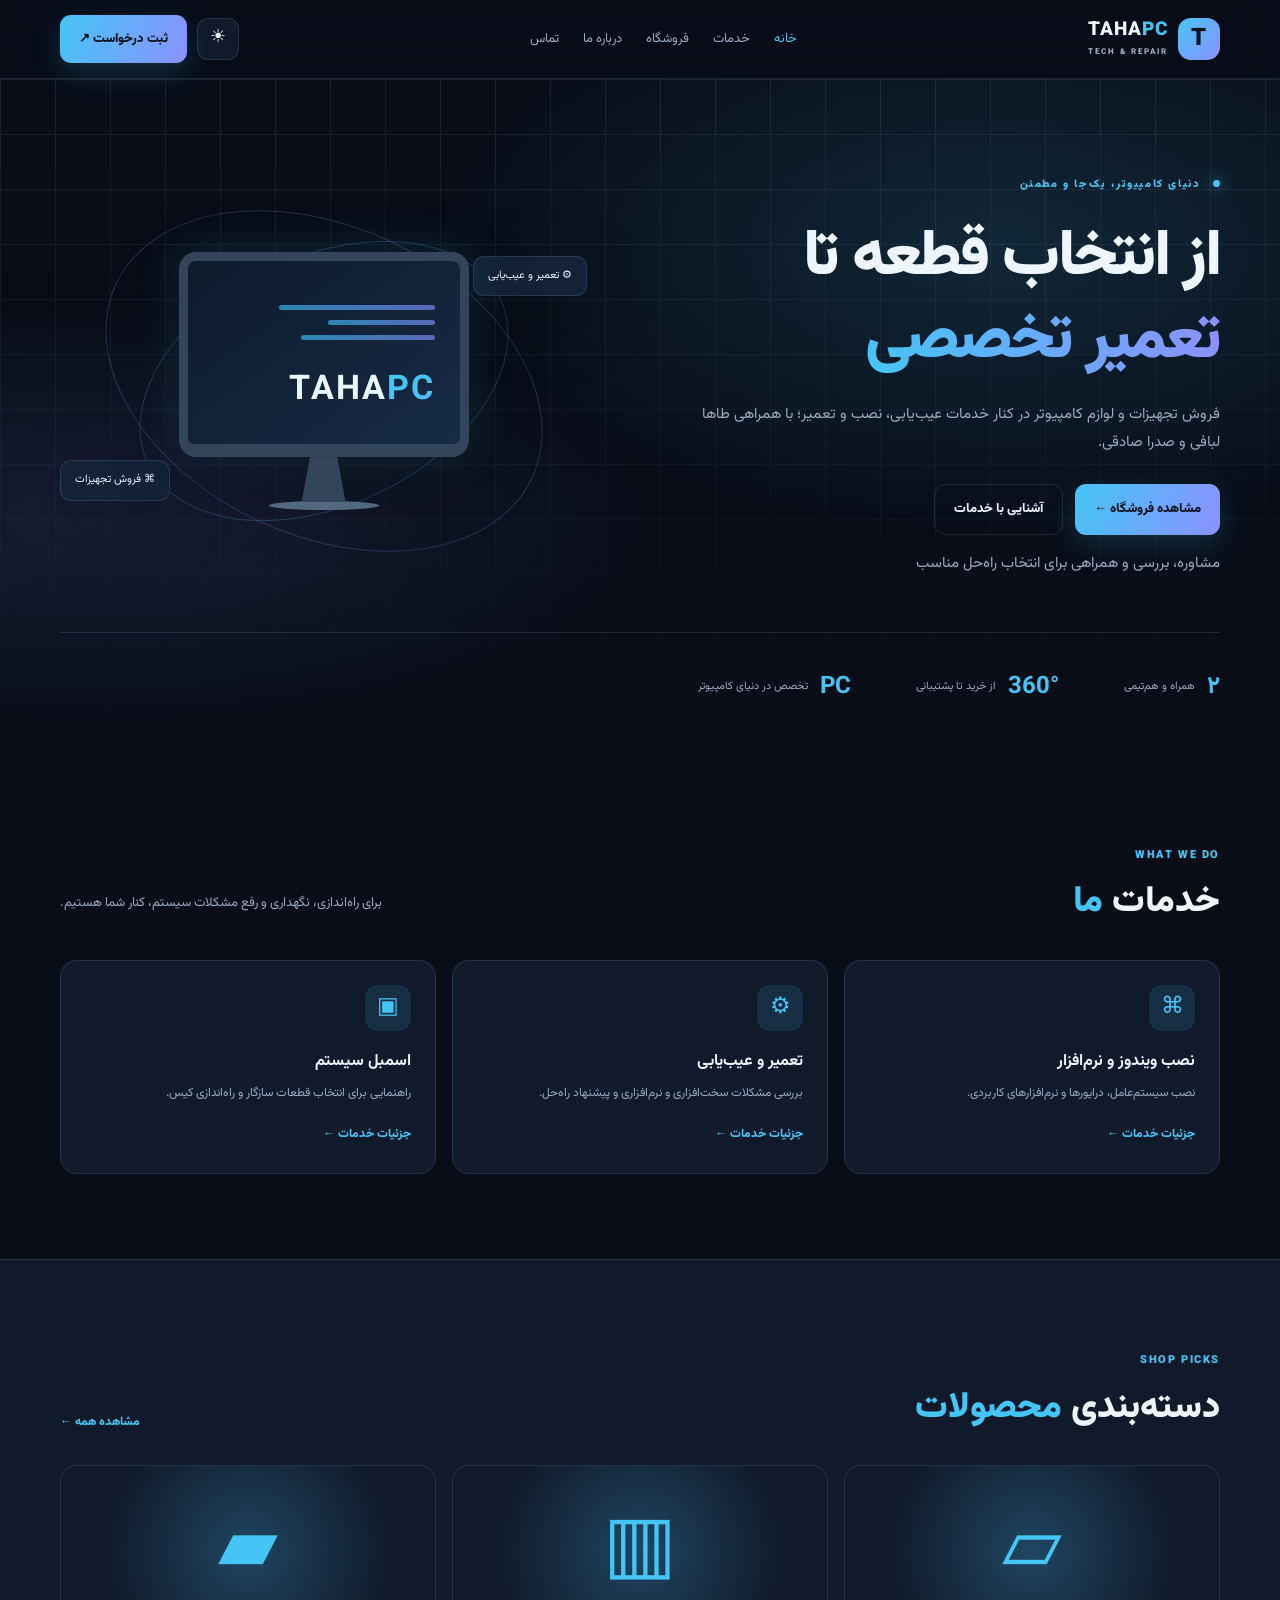
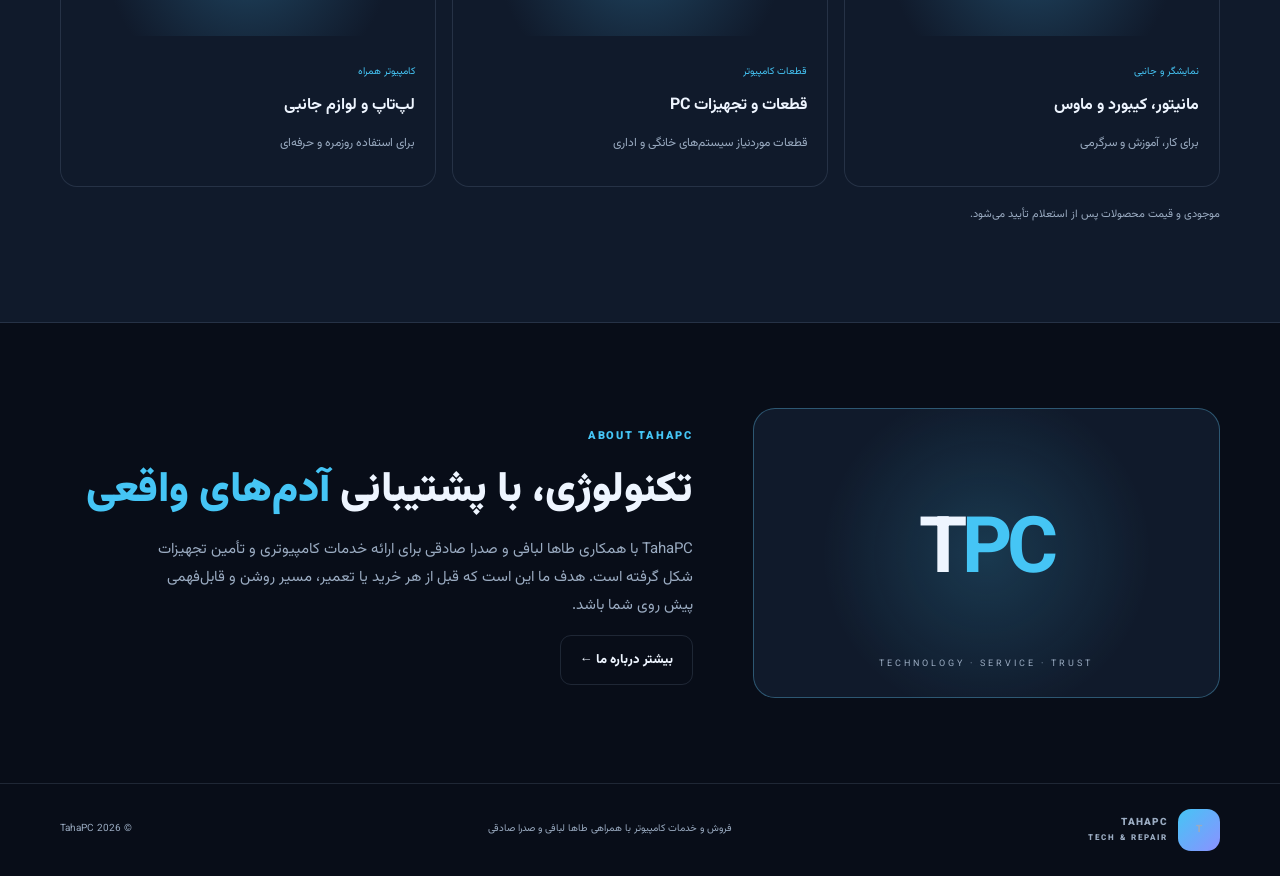
<file: index.html>
<!doctype html><html lang="fa" dir="rtl"><head><meta charset="utf-8"><meta name="viewport" content="width=device-width, initial-scale=1"><meta name="description" content="TahaPC؛ فروش تجهیزات کامپیوتر، عیب‌یابی و تعمیرات تخصصی کامپیوتر و لپ‌تاپ."><meta name="theme-color" content="#080d18"><title>فروش و تعمیرات کامپیوتر | TahaPC</title><link rel="preconnect" href="https://fonts.googleapis.com"><link rel="preconnect" href="https://fonts.gstatic.com" crossorigin><link href="https://fonts.googleapis.com/css2?family=Vazirmatn:wght@400;500;600;700;800;900&display=swap" rel="stylesheet"><link rel="stylesheet" href="style.css"><script>try{document.documentElement.dataset.theme=localStorage.getItem('tahapc-theme')||'dark'}catch(e){}</script></head><body><header class="site-header"><div class="container nav-wrap">
<a class="brand" href="index.html"><span class="brand-mark">T</span><span>TAHA<span class="accent">PC</span><small>TECH & REPAIR</small></span></a>
<button class="menu-toggle" aria-label="باز کردن منو" aria-expanded="false">☰</button><nav class="nav-links"><a class="active" href="index.html">خانه</a><a class="" href="services.html">خدمات</a><a class="" href="shop.html">فروشگاه</a><a class="" href="about.html">درباره ما</a><a class="" href="contact.html">تماس</a></nav>
<div class="nav-actions"><button class="theme-toggle" aria-label="تغییر تم">☀</button><a class="nav-cta" href="contact.html">ثبت درخواست ↗</a></div>
</div></header><main><section class="hero"><div class="container hero-grid"><div class="hero-copy"><span class="eyebrow"><i></i> دنیای کامپیوتر، یک‌جا و مطمئن</span><h1>از انتخاب قطعه تا<br><span class="gradient-text">تعمیر تخصصی</span></h1><p>فروش تجهیزات و لوازم کامپیوتر در کنار خدمات عیب‌یابی، نصب و تعمیر؛ با همراهی طاها لبافی و صدرا صادقی.</p><div class="hero-actions"><a class="btn btn-primary" href="shop.html">مشاهده فروشگاه ←</a><a class="btn btn-outline" href="services.html">آشنایی با خدمات</a></div><p class="muted-copy">مشاوره، بررسی و همراهی برای انتخاب راه‌حل مناسب</p></div><div class="hero-art"><div class="orbit one"></div><div class="orbit two"></div><div class="monitor"><div class="monitor-screen"><i></i><i></i><i></i><b>TAHA<span>PC</span></b></div><div class="monitor-stand"></div><div class="monitor-base"></div></div><div class="float-chip chip-a">⚙ تعمیر و عیب‌یابی</div><div class="float-chip chip-b">⌘ فروش تجهیزات</div></div></div><div class="container stats"><div><strong>۲</strong><span>همراه و هم‌تیمی</span></div><div><strong>360°</strong><span>از خرید تا پشتیبانی</span></div><div><strong>PC</strong><span>تخصص در دنیای کامپیوتر</span></div></div></section>
<section class="section"><div class="container"><div class="section-heading"><div><span class="eyebrow">WHAT WE DO</span><h2>خدمات <span class="accent">ما</span></h2></div><p>برای راه‌اندازی، نگهداری و رفع مشکلات سیستم، کنار شما هستیم.</p></div><div class="grid-3">
<article class="card"><span class="service-icon">⌘</span><h3>نصب ویندوز و نرم‌افزار</h3><p>نصب سیستم‌عامل، درایورها و نرم‌افزارهای کاربردی.</p><a class="text-link" href="services.html">جزئیات خدمات ←</a></article>
<article class="card"><span class="service-icon">⚙</span><h3>تعمیر و عیب‌یابی</h3><p>بررسی مشکلات سخت‌افزاری و نرم‌افزاری و پیشنهاد راه‌حل.</p><a class="text-link" href="services.html">جزئیات خدمات ←</a></article>
<article class="card"><span class="service-icon">▣</span><h3>اسمبل سیستم</h3><p>راهنمایی برای انتخاب قطعات سازگار و راه‌اندازی کیس.</p><a class="text-link" href="services.html">جزئیات خدمات ←</a></article></div></div></section>
<section class="section dark-band"><div class="container"><div class="section-heading"><div><span class="eyebrow">SHOP PICKS</span><h2>دسته‌بندی <span class="accent">محصولات</span></h2></div><a class="text-link" href="shop.html">مشاهده همه ←</a></div><div class="grid-3"><article class="product-card"><div class="product-art">▱</div><div class="product-info"><small>نمایشگر و جانبی</small><h3>مانیتور، کیبورد و ماوس</h3><p>برای کار، آموزش و سرگرمی</p></div></article><article class="product-card"><div class="product-art">▥</div><div class="product-info"><small>قطعات کامپیوتر</small><h3>قطعات و تجهیزات PC</h3><p>قطعات موردنیاز سیستم‌های خانگی و اداری</p></div></article><article class="product-card"><div class="product-art">▰</div><div class="product-info"><small>کامپیوتر همراه</small><h3>لپ‌تاپ و لوازم جانبی</h3><p>برای استفاده روزمره و حرفه‌ای</p></div></article></div><p class="notice">موجودی و قیمت محصولات پس از استعلام تأیید می‌شود.</p></div></section>
<section class="section"><div class="container split"><div class="visual-panel"><strong>T<span>PC</span></strong><small>TECHNOLOGY · SERVICE · TRUST</small></div><div><span class="eyebrow">ABOUT TAHAPC</span><h2 class="page-title">تکنولوژی، با پشتیبانی <span class="accent">آدم‌های واقعی</span></h2><p class="muted-copy">TahaPC با همکاری طاها لبافی و صدرا صادقی برای ارائه خدمات کامپیوتری و تأمین تجهیزات شکل گرفته است. هدف ما این است که قبل از هر خرید یا تعمیر، مسیر روشن و قابل‌فهمی پیش روی شما باشد.</p><a class="btn btn-outline" href="about.html">بیشتر درباره ما ←</a></div></div></section></main><footer class="footer"><div class="container footer-wrap"><a class="brand" href="index.html"><span class="brand-mark">T</span><span>TAHA<span class="accent">PC</span><small>TECH & REPAIR</small></span></a><p>فروش و خدمات کامپیوتر با همراهی طاها لبافی و صدرا صادقی</p><span>© <span data-year></span> TahaPC</span></div></footer><script src="script.js"></script></body></html>
</file>
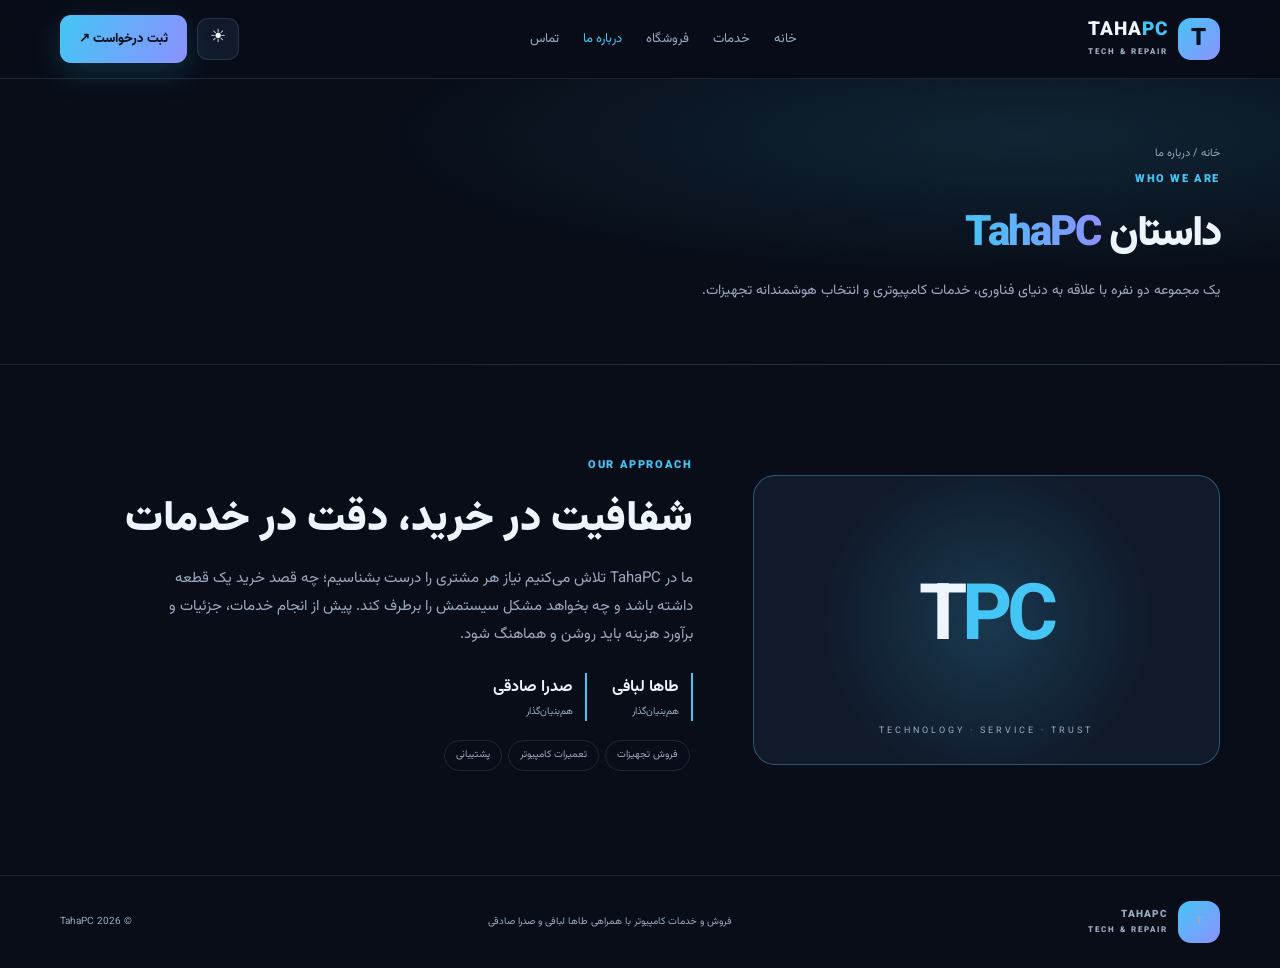
<file: about.html>
<!doctype html><html lang="fa" dir="rtl"><head><meta charset="utf-8"><meta name="viewport" content="width=device-width, initial-scale=1"><meta name="description" content="آشنایی با TahaPC و هم‌بنیان‌گذاران آن طاها لبافی و صدرا صادقی."><meta name="theme-color" content="#080d18"><title>درباره ما | TahaPC</title><link rel="preconnect" href="https://fonts.googleapis.com"><link rel="preconnect" href="https://fonts.gstatic.com" crossorigin><link href="https://fonts.googleapis.com/css2?family=Vazirmatn:wght@400;500;600;700;800;900&display=swap" rel="stylesheet"><link rel="stylesheet" href="style.css"><script>try{document.documentElement.dataset.theme=localStorage.getItem('tahapc-theme')||'dark'}catch(e){}</script></head><body><header class="site-header"><div class="container nav-wrap">
<a class="brand" href="index.html"><span class="brand-mark">T</span><span>TAHA<span class="accent">PC</span><small>TECH & REPAIR</small></span></a>
<button class="menu-toggle" aria-label="باز کردن منو" aria-expanded="false">☰</button><nav class="nav-links"><a class="" href="index.html">خانه</a><a class="" href="services.html">خدمات</a><a class="" href="shop.html">فروشگاه</a><a class="active" href="about.html">درباره ما</a><a class="" href="contact.html">تماس</a></nav>
<div class="nav-actions"><button class="theme-toggle" aria-label="تغییر تم">☀</button><a class="nav-cta" href="contact.html">ثبت درخواست ↗</a></div>
</div></header><main><section class="page-hero"><div class="container"><div class="breadcrumb">خانه / درباره ما</div><span class="eyebrow">WHO WE ARE</span><h1 class="page-title">داستان <span class="gradient-text">TahaPC</span></h1><p>یک مجموعه دو نفره با علاقه به دنیای فناوری، خدمات کامپیوتری و انتخاب هوشمندانه تجهیزات.</p></div></section><section class="section"><div class="container split"><div class="visual-panel"><strong>T<span>PC</span></strong><small>TECHNOLOGY · SERVICE · TRUST</small></div><div><span class="eyebrow">OUR APPROACH</span><h2 class="page-title">شفافیت در خرید، دقت در خدمات</h2><p class="muted-copy">ما در TahaPC تلاش می‌کنیم نیاز هر مشتری را درست بشناسیم؛ چه قصد خرید یک قطعه داشته باشد و چه بخواهد مشکل سیستمش را برطرف کند. پیش از انجام خدمات، جزئیات و برآورد هزینه باید روشن و هماهنگ شود.</p><div class="founders"><div><b>طاها لبافی</b><small>هم‌بنیان‌گذار</small></div><div><b>صدرا صادقی</b><small>هم‌بنیان‌گذار</small></div></div><p><span class="tag">فروش تجهیزات</span><span class="tag">تعمیرات کامپیوتر</span><span class="tag">پشتیبانی</span></p></div></div></section></main><footer class="footer"><div class="container footer-wrap"><a class="brand" href="index.html"><span class="brand-mark">T</span><span>TAHA<span class="accent">PC</span><small>TECH & REPAIR</small></span></a><p>فروش و خدمات کامپیوتر با همراهی طاها لبافی و صدرا صادقی</p><span>© <span data-year></span> TahaPC</span></div></footer><script src="script.js"></script></body></html>
</file>
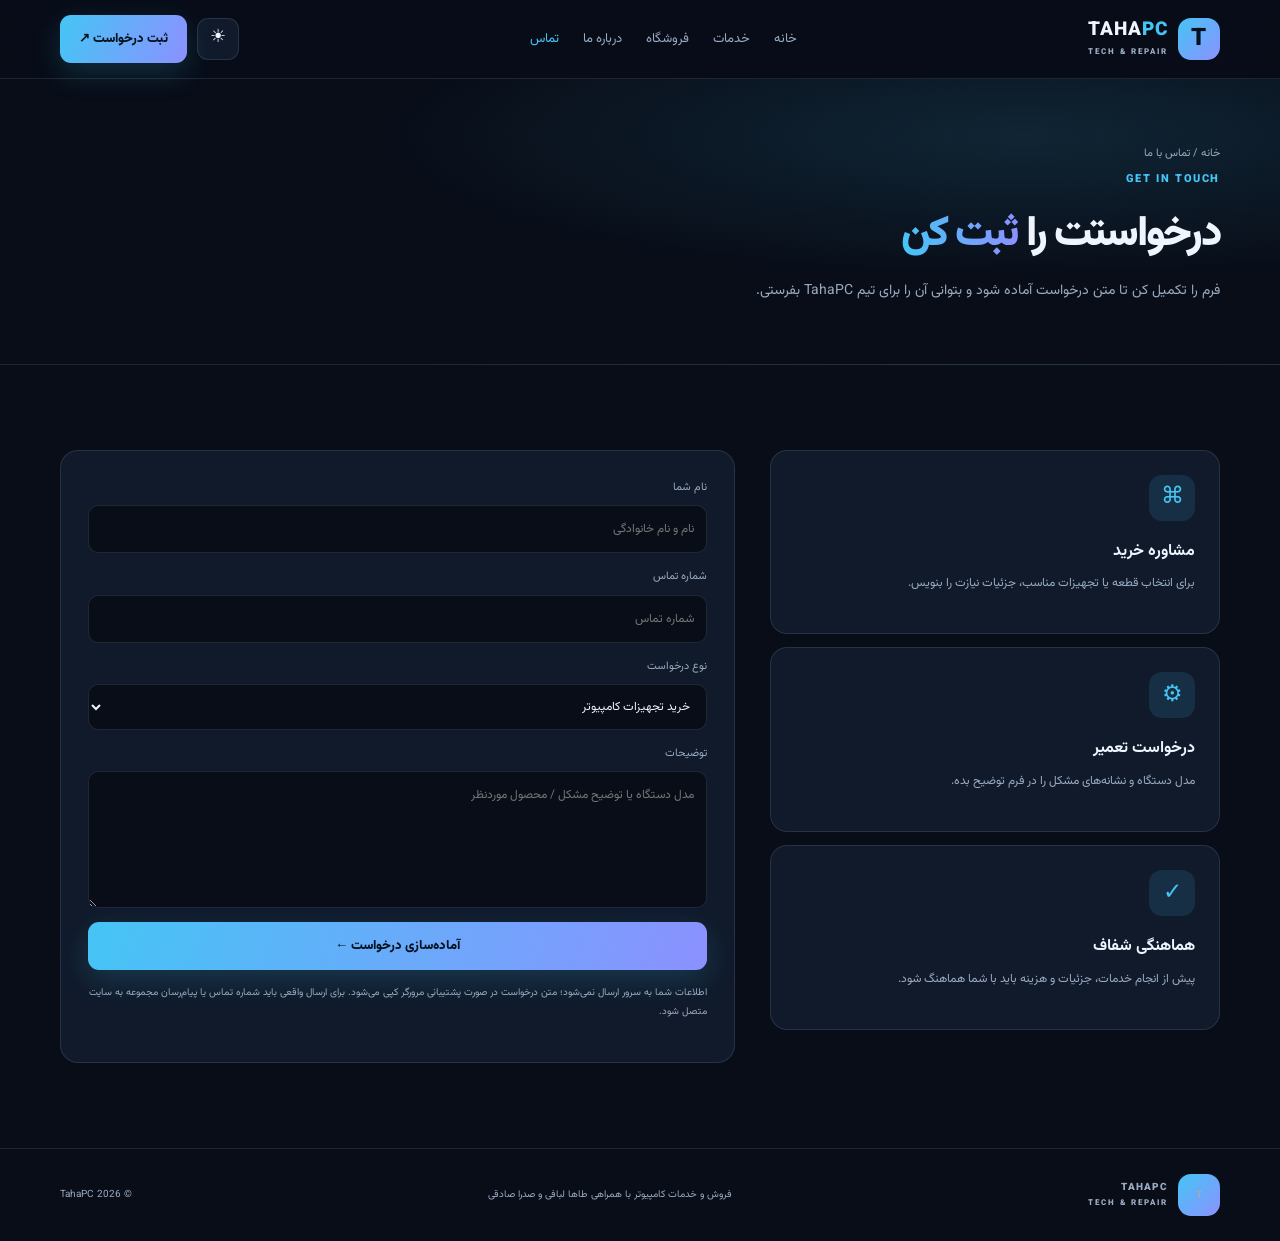
<file: contact.html>
<!doctype html><html lang="fa" dir="rtl"><head><meta charset="utf-8"><meta name="viewport" content="width=device-width, initial-scale=1"><meta name="description" content="ثبت درخواست خرید یا تعمیرات کامپیوتر در TahaPC."><meta name="theme-color" content="#080d18"><title>تماس با ما | TahaPC</title><link rel="preconnect" href="https://fonts.googleapis.com"><link rel="preconnect" href="https://fonts.gstatic.com" crossorigin><link href="https://fonts.googleapis.com/css2?family=Vazirmatn:wght@400;500;600;700;800;900&display=swap" rel="stylesheet"><link rel="stylesheet" href="style.css"><script>try{document.documentElement.dataset.theme=localStorage.getItem('tahapc-theme')||'dark'}catch(e){}</script></head><body><header class="site-header"><div class="container nav-wrap">
<a class="brand" href="index.html"><span class="brand-mark">T</span><span>TAHA<span class="accent">PC</span><small>TECH & REPAIR</small></span></a>
<button class="menu-toggle" aria-label="باز کردن منو" aria-expanded="false">☰</button><nav class="nav-links"><a class="" href="index.html">خانه</a><a class="" href="services.html">خدمات</a><a class="" href="shop.html">فروشگاه</a><a class="" href="about.html">درباره ما</a><a class="active" href="contact.html">تماس</a></nav>
<div class="nav-actions"><button class="theme-toggle" aria-label="تغییر تم">☀</button><a class="nav-cta" href="contact.html">ثبت درخواست ↗</a></div>
</div></header><main><section class="page-hero"><div class="container"><div class="breadcrumb">خانه / تماس با ما</div><span class="eyebrow">GET IN TOUCH</span><h1 class="page-title">درخواستت را <span class="gradient-text">ثبت کن</span></h1><p>فرم را تکمیل کن تا متن درخواست آماده شود و بتوانی آن را برای تیم TahaPC بفرستی.</p></div></section><section class="section"><div class="container contact-layout"><aside class="contact-info"><div class="card"><span class="service-icon">⌘</span><h3>مشاوره خرید</h3><p>برای انتخاب قطعه یا تجهیزات مناسب، جزئیات نیازت را بنویس.</p></div><div class="card"><span class="service-icon">⚙</span><h3>درخواست تعمیر</h3><p>مدل دستگاه و نشانه‌های مشکل را در فرم توضیح بده.</p></div><div class="card"><span class="service-icon">✓</span><h3>هماهنگی شفاف</h3><p>پیش از انجام خدمات، جزئیات و هزینه باید با شما هماهنگ شود.</p></div></aside><form class="contact-form" id="requestForm"><label>نام شما<input name="name" required placeholder="نام و نام خانوادگی"></label><label>شماره تماس<input name="phone" required inputmode="tel" placeholder="شماره تماس"></label><label>نوع درخواست<select name="type"><option>خرید تجهیزات کامپیوتر</option><option>تعمیر و عیب‌یابی</option><option>نصب ویندوز و نرم‌افزار</option><option>اسمبل سیستم</option><option>شبکه و اینترنت</option><option>سایر موارد</option></select></label><label>توضیحات<textarea name="details" rows="5" placeholder="مدل دستگاه یا توضیح مشکل / محصول موردنظر"></textarea></label><button class="btn btn-primary submit-btn" type="submit">آماده‌سازی درخواست ←</button><small class="form-hint">اطلاعات شما به سرور ارسال نمی‌شود؛ متن درخواست در صورت پشتیبانی مرورگر کپی می‌شود. برای ارسال واقعی باید شماره تماس یا پیام‌رسان مجموعه به سایت متصل شود.</small><p class="form-status" id="formStatus" role="status"></p></form></div></section></main><footer class="footer"><div class="container footer-wrap"><a class="brand" href="index.html"><span class="brand-mark">T</span><span>TAHA<span class="accent">PC</span><small>TECH & REPAIR</small></span></a><p>فروش و خدمات کامپیوتر با همراهی طاها لبافی و صدرا صادقی</p><span>© <span data-year></span> TahaPC</span></div></footer><script src="script.js"></script></body></html>
</file>
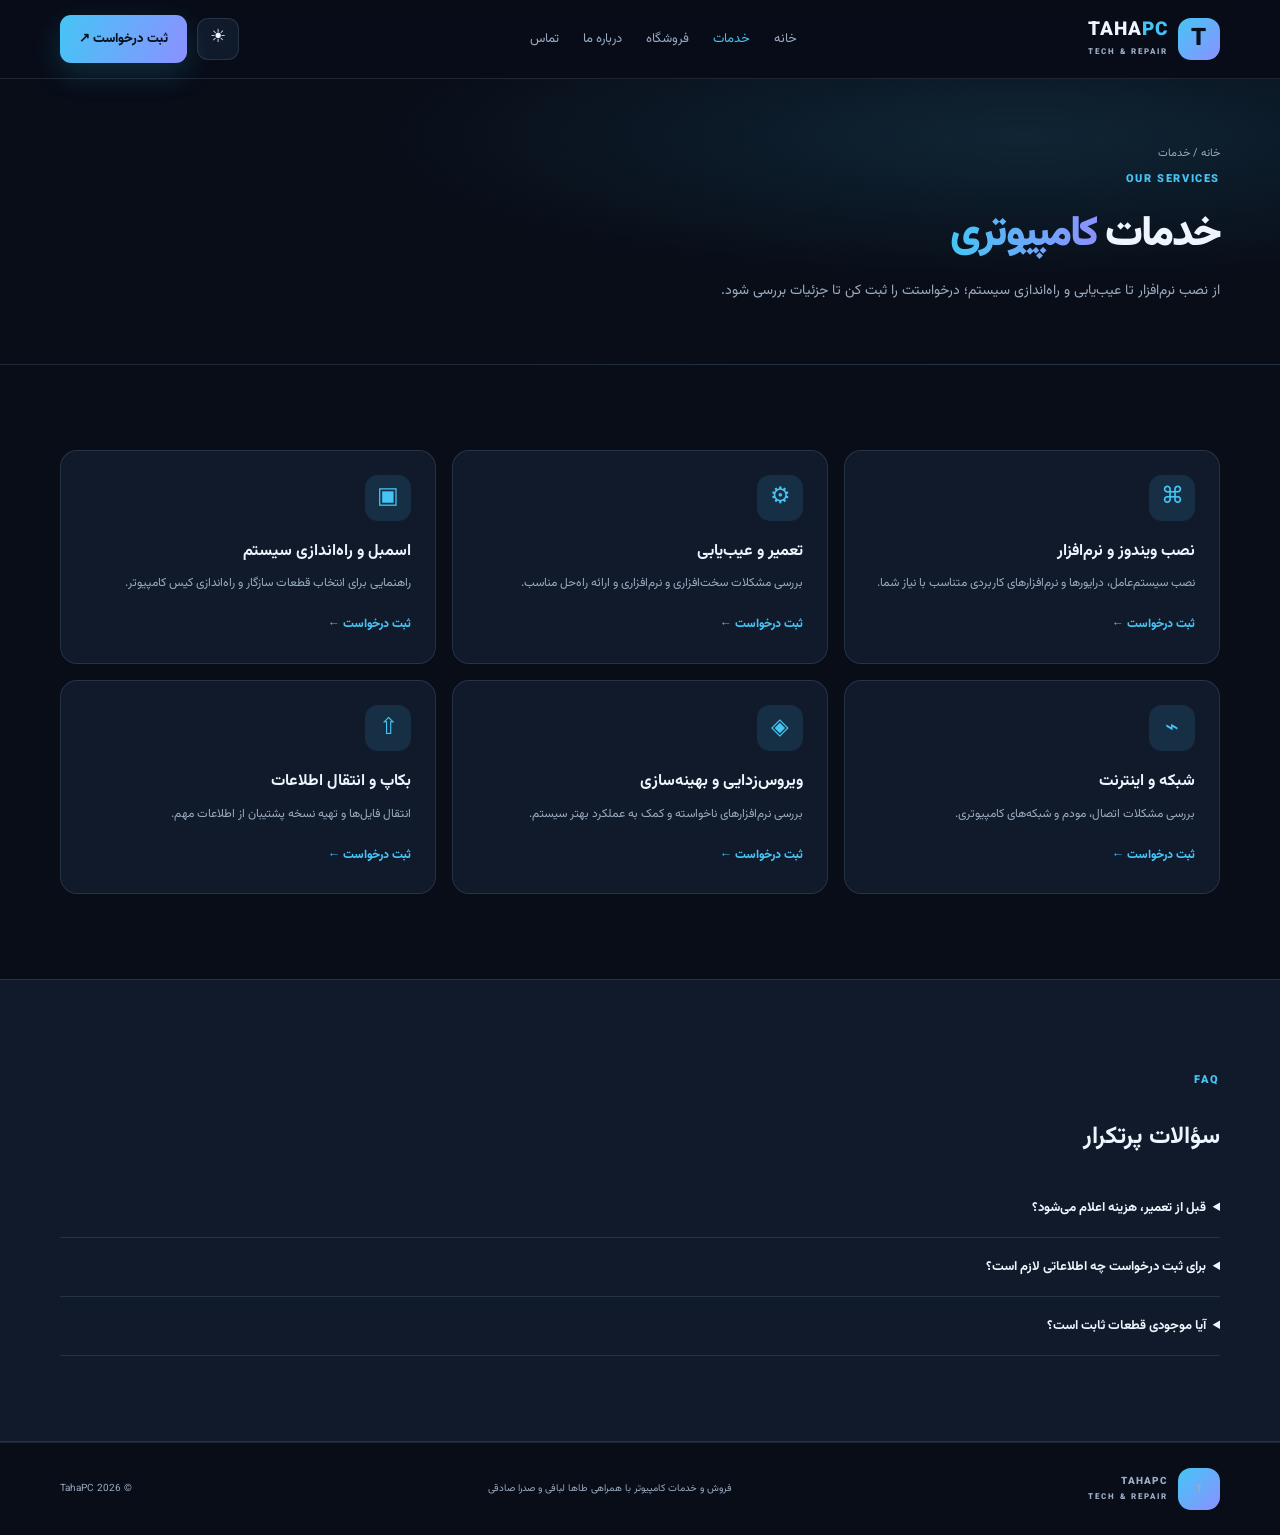
<file: services.html>
<!doctype html><html lang="fa" dir="rtl"><head><meta charset="utf-8"><meta name="viewport" content="width=device-width, initial-scale=1"><meta name="description" content="خدمات نصب ویندوز، تعمیر و عیب‌یابی، اسمبل سیستم و شبکه در TahaPC."><meta name="theme-color" content="#080d18"><title>خدمات کامپیوتری | TahaPC</title><link rel="preconnect" href="https://fonts.googleapis.com"><link rel="preconnect" href="https://fonts.gstatic.com" crossorigin><link href="https://fonts.googleapis.com/css2?family=Vazirmatn:wght@400;500;600;700;800;900&display=swap" rel="stylesheet"><link rel="stylesheet" href="style.css"><script>try{document.documentElement.dataset.theme=localStorage.getItem('tahapc-theme')||'dark'}catch(e){}</script></head><body><header class="site-header"><div class="container nav-wrap">
<a class="brand" href="index.html"><span class="brand-mark">T</span><span>TAHA<span class="accent">PC</span><small>TECH & REPAIR</small></span></a>
<button class="menu-toggle" aria-label="باز کردن منو" aria-expanded="false">☰</button><nav class="nav-links"><a class="" href="index.html">خانه</a><a class="active" href="services.html">خدمات</a><a class="" href="shop.html">فروشگاه</a><a class="" href="about.html">درباره ما</a><a class="" href="contact.html">تماس</a></nav>
<div class="nav-actions"><button class="theme-toggle" aria-label="تغییر تم">☀</button><a class="nav-cta" href="contact.html">ثبت درخواست ↗</a></div>
</div></header><main><section class="page-hero"><div class="container"><div class="breadcrumb">خانه / خدمات</div><span class="eyebrow">OUR SERVICES</span><h1 class="page-title">خدمات <span class="gradient-text">کامپیوتری</span></h1><p>از نصب نرم‌افزار تا عیب‌یابی و راه‌اندازی سیستم؛ درخواستت را ثبت کن تا جزئیات بررسی شود.</p></div></section><section class="section"><div class="container"><div class="grid-3">
<article class="card"><span class="service-icon">⌘</span><h3>نصب ویندوز و نرم‌افزار</h3><p>نصب سیستم‌عامل، درایورها و نرم‌افزارهای کاربردی متناسب با نیاز شما.</p><a class="text-link" href="contact.html">ثبت درخواست ←</a></article><article class="card"><span class="service-icon">⚙</span><h3>تعمیر و عیب‌یابی</h3><p>بررسی مشکلات سخت‌افزاری و نرم‌افزاری و ارائه راه‌حل مناسب.</p><a class="text-link" href="contact.html">ثبت درخواست ←</a></article><article class="card"><span class="service-icon">▣</span><h3>اسمبل و راه‌اندازی سیستم</h3><p>راهنمایی برای انتخاب قطعات سازگار و راه‌اندازی کیس کامپیوتر.</p><a class="text-link" href="contact.html">ثبت درخواست ←</a></article><article class="card"><span class="service-icon">⌁</span><h3>شبکه و اینترنت</h3><p>بررسی مشکلات اتصال، مودم و شبکه‌های کامپیوتری.</p><a class="text-link" href="contact.html">ثبت درخواست ←</a></article><article class="card"><span class="service-icon">◈</span><h3>ویروس‌زدایی و بهینه‌سازی</h3><p>بررسی نرم‌افزارهای ناخواسته و کمک به عملکرد بهتر سیستم.</p><a class="text-link" href="contact.html">ثبت درخواست ←</a></article><article class="card"><span class="service-icon">⇧</span><h3>بکاپ و انتقال اطلاعات</h3><p>انتقال فایل‌ها و تهیه نسخه پشتیبان از اطلاعات مهم.</p><a class="text-link" href="contact.html">ثبت درخواست ←</a></article></div></div></section><section class="section dark-band"><div class="container faq"><span class="eyebrow">FAQ</span><h2>سؤالات پرتکرار</h2><details><summary>قبل از تعمیر، هزینه اعلام می‌شود؟</summary><p>پس از بررسی اولیه، شرح مشکل و برآورد هزینه باید پیش از انجام کار با شما هماهنگ شود.</p></details><details><summary>برای ثبت درخواست چه اطلاعاتی لازم است؟</summary><p>نام، شماره تماس، نوع دستگاه و شرح کوتاهی از مشکل یا خدمت موردنیاز را بنویسید.</p></details><details><summary>آیا موجودی قطعات ثابت است؟</summary><p>خیر؛ موجودی و قیمت قطعات متغیر است و هنگام استعلام تأیید می‌شود.</p></details></div></section></main><footer class="footer"><div class="container footer-wrap"><a class="brand" href="index.html"><span class="brand-mark">T</span><span>TAHA<span class="accent">PC</span><small>TECH & REPAIR</small></span></a><p>فروش و خدمات کامپیوتر با همراهی طاها لبافی و صدرا صادقی</p><span>© <span data-year></span> TahaPC</span></div></footer><script src="script.js"></script></body></html>
</file>
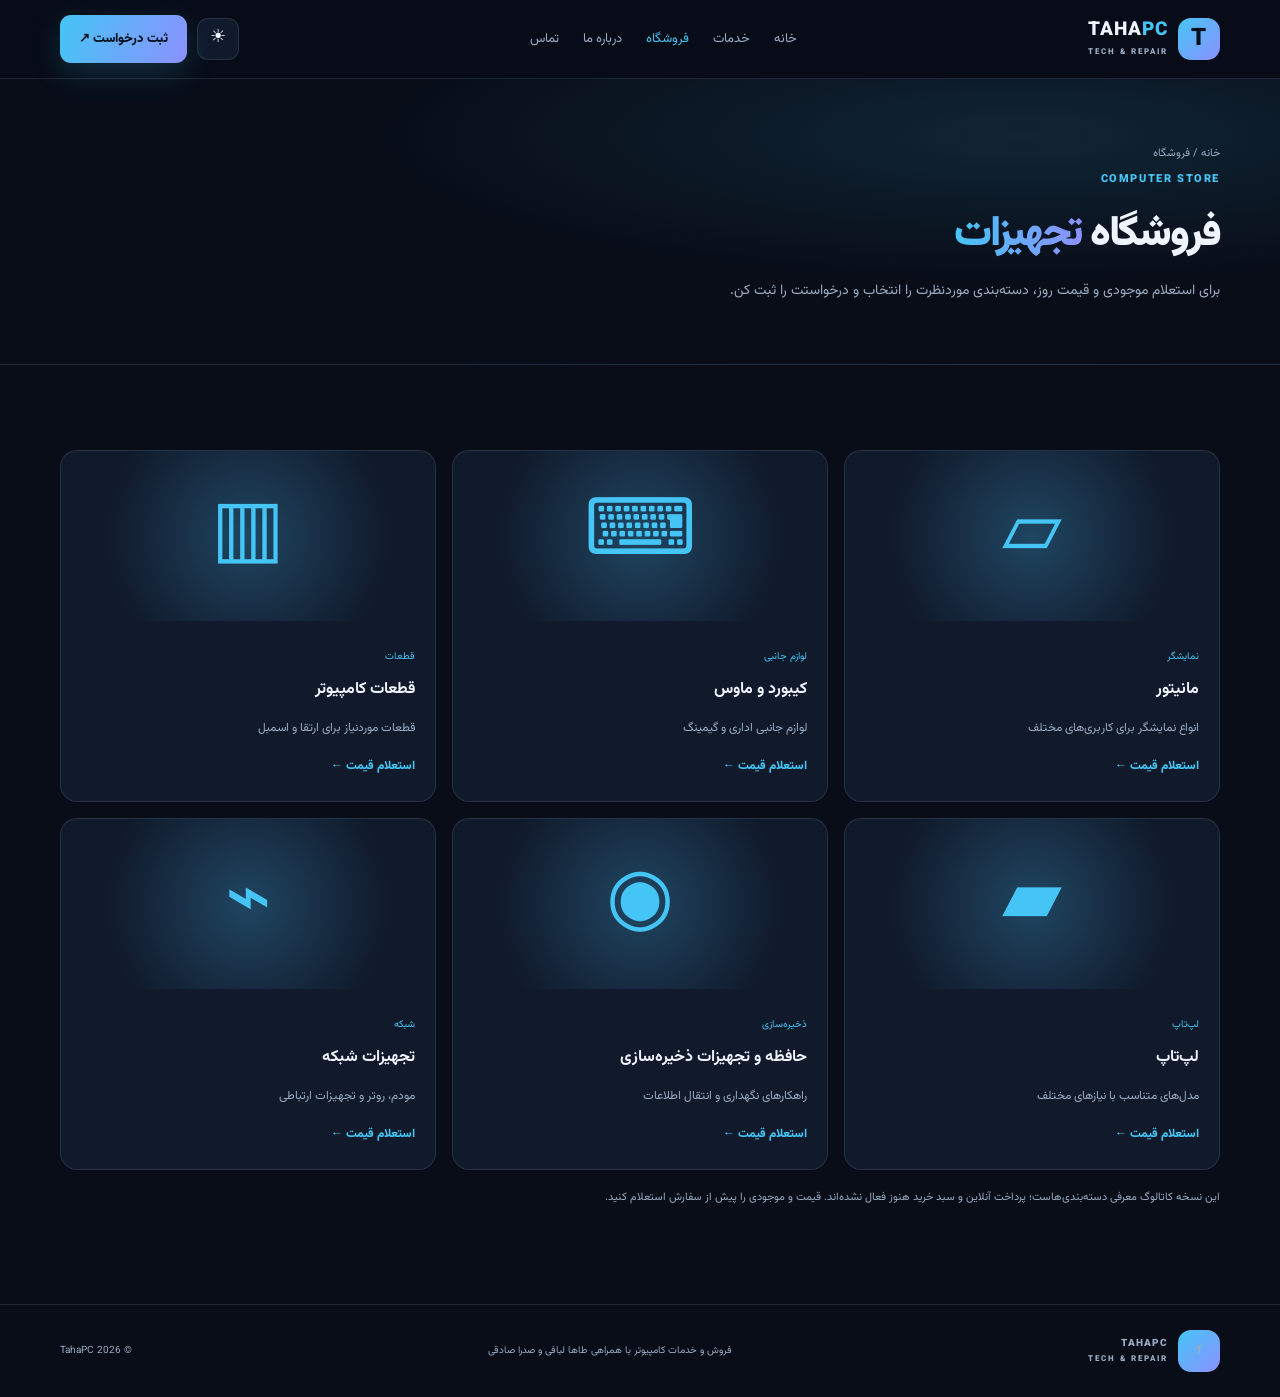
<file: shop.html>
<!doctype html><html lang="fa" dir="rtl"><head><meta charset="utf-8"><meta name="viewport" content="width=device-width, initial-scale=1"><meta name="description" content="کاتالوگ قطعات، تجهیزات کامپیوتر، لپ‌تاپ و لوازم جانبی TahaPC."><meta name="theme-color" content="#080d18"><title>فروشگاه تجهیزات | TahaPC</title><link rel="preconnect" href="https://fonts.googleapis.com"><link rel="preconnect" href="https://fonts.gstatic.com" crossorigin><link href="https://fonts.googleapis.com/css2?family=Vazirmatn:wght@400;500;600;700;800;900&display=swap" rel="stylesheet"><link rel="stylesheet" href="style.css"><script>try{document.documentElement.dataset.theme=localStorage.getItem('tahapc-theme')||'dark'}catch(e){}</script></head><body><header class="site-header"><div class="container nav-wrap">
<a class="brand" href="index.html"><span class="brand-mark">T</span><span>TAHA<span class="accent">PC</span><small>TECH & REPAIR</small></span></a>
<button class="menu-toggle" aria-label="باز کردن منو" aria-expanded="false">☰</button><nav class="nav-links"><a class="" href="index.html">خانه</a><a class="" href="services.html">خدمات</a><a class="active" href="shop.html">فروشگاه</a><a class="" href="about.html">درباره ما</a><a class="" href="contact.html">تماس</a></nav>
<div class="nav-actions"><button class="theme-toggle" aria-label="تغییر تم">☀</button><a class="nav-cta" href="contact.html">ثبت درخواست ↗</a></div>
</div></header><main><section class="page-hero"><div class="container"><div class="breadcrumb">خانه / فروشگاه</div><span class="eyebrow">COMPUTER STORE</span><h1 class="page-title">فروشگاه <span class="gradient-text">تجهیزات</span></h1><p>برای استعلام موجودی و قیمت روز، دسته‌بندی موردنظرت را انتخاب و درخواستت را ثبت کن.</p></div></section><section class="section"><div class="container"><div class="grid-3">
<article class="product-card"><div class="product-art">▱</div><div class="product-info"><small>نمایشگر</small><h3>مانیتور</h3><p>انواع نمایشگر برای کاربری‌های مختلف</p><a class="text-link" href="contact.html">استعلام قیمت ←</a></div></article><article class="product-card"><div class="product-art">⌨</div><div class="product-info"><small>لوازم جانبی</small><h3>کیبورد و ماوس</h3><p>لوازم جانبی اداری و گیمینگ</p><a class="text-link" href="contact.html">استعلام قیمت ←</a></div></article><article class="product-card"><div class="product-art">▥</div><div class="product-info"><small>قطعات</small><h3>قطعات کامپیوتر</h3><p>قطعات موردنیاز برای ارتقا و اسمبل</p><a class="text-link" href="contact.html">استعلام قیمت ←</a></div></article><article class="product-card"><div class="product-art">▰</div><div class="product-info"><small>لپ‌تاپ</small><h3>لپ‌تاپ</h3><p>مدل‌های متناسب با نیازهای مختلف</p><a class="text-link" href="contact.html">استعلام قیمت ←</a></div></article><article class="product-card"><div class="product-art">◉</div><div class="product-info"><small>ذخیره‌سازی</small><h3>حافظه و تجهیزات ذخیره‌سازی</h3><p>راهکارهای نگهداری و انتقال اطلاعات</p><a class="text-link" href="contact.html">استعلام قیمت ←</a></div></article><article class="product-card"><div class="product-art">⌁</div><div class="product-info"><small>شبکه</small><h3>تجهیزات شبکه</h3><p>مودم، روتر و تجهیزات ارتباطی</p><a class="text-link" href="contact.html">استعلام قیمت ←</a></div></article></div><p class="notice">این نسخه کاتالوگ معرفی دسته‌بندی‌هاست؛ پرداخت آنلاین و سبد خرید هنوز فعال نشده‌اند. قیمت و موجودی را پیش از سفارش استعلام کنید.</p></div></section></main><footer class="footer"><div class="container footer-wrap"><a class="brand" href="index.html"><span class="brand-mark">T</span><span>TAHA<span class="accent">PC</span><small>TECH & REPAIR</small></span></a><p>فروش و خدمات کامپیوتر با همراهی طاها لبافی و صدرا صادقی</p><span>© <span data-year></span> TahaPC</span></div></footer><script src="script.js"></script></body></html>
</file>
<file: style.css>
@import url('https://fonts.googleapis.com/css2?family=Vazirmatn:wght@400;500;600;700;800;900&display=swap');
:root{font-family:Vazirmatn,Tahoma,sans-serif;color-scheme:dark;--bg:#080d18;--surface:#101a2b;--surface2:#142238;--text:#eef5ff;--muted:#9aabc1;--line:rgba(160,185,220,.15);--accent:#45c5f5;--accent2:#8b91ff;--shadow:0 22px 70px #0005}
:root[data-theme="light"]{color-scheme:light;--bg:#f4f7fc;--surface:#fff;--surface2:#eaf0f8;--text:#142238;--muted:#61718a;--line:rgba(25,48,80,.13);--accent:#087eae;--accent2:#575bd7;--shadow:0 18px 55px #1b345018}
*{box-sizing:border-box}html{scroll-behavior:smooth;scroll-padding-top:90px}body{margin:0;background:var(--bg);color:var(--text);font-family:inherit;line-height:1.85;transition:background .25s,color .25s}a{color:inherit;text-decoration:none}button,input,select,textarea{font:inherit}.container{width:min(1160px,calc(100% - 40px));margin:auto}.accent{color:var(--accent)}.site-header{position:sticky;top:0;z-index:30;background:color-mix(in srgb,var(--bg) 88%,transparent);backdrop-filter:blur(18px);border-bottom:1px solid var(--line)}.nav-wrap{height:78px;display:flex;align-items:center;justify-content:space-between;gap:20px}.brand{display:flex;align-items:center;gap:10px;font-weight:900;letter-spacing:1px;font-size:19px;line-height:1.1}.brand small{display:block;color:var(--muted);font-size:8px;letter-spacing:2px;margin-top:6px}.brand-mark{display:grid;place-items:center;width:42px;height:42px;border-radius:13px;background:linear-gradient(135deg,var(--accent),var(--accent2));color:#07111e;font-size:24px}.nav-links{display:flex;gap:24px;color:var(--muted);font-size:13px}.nav-links a:hover,.nav-links a.active{color:var(--accent)}.nav-actions{display:flex;align-items:center;gap:10px}.theme-toggle,.menu-toggle{border:1px solid var(--line);background:var(--surface);color:var(--text);border-radius:11px;width:42px;height:42px;cursor:pointer;font-size:18px}.nav-cta,.btn{display:inline-flex;align-items:center;justify-content:center;gap:12px;padding:12px 19px;border-radius:11px;font-size:13px;font-weight:800}.nav-cta,.btn-primary{background:linear-gradient(110deg,var(--accent),var(--accent2));color:#06111e;box-shadow:0 10px 30px color-mix(in srgb,var(--accent) 18%,transparent)}.btn-outline{border:1px solid var(--line);color:var(--text)}.menu-toggle{display:none}.hero{position:relative;overflow:hidden;padding:90px 0 35px;background:radial-gradient(ellipse at 78% 25%,color-mix(in srgb,var(--accent) 14%,transparent),transparent 40%),radial-gradient(ellipse at 8% 65%,color-mix(in srgb,var(--accent2) 12%,transparent),transparent 34%)}.hero:before{content:"";position:absolute;inset:0;opacity:.12;background-image:linear-gradient(var(--muted) 1px,transparent 1px),linear-gradient(90deg,var(--muted) 1px,transparent 1px);background-size:55px 55px;mask-image:linear-gradient(to bottom,black,transparent)}.hero-grid{position:relative;display:grid;grid-template-columns:1.05fr .95fr;align-items:center;gap:50px;min-height:410px}.eyebrow{color:var(--accent);font-size:11px;font-weight:900;letter-spacing:1.6px}.eyebrow i{display:inline-block;width:7px;height:7px;border-radius:50%;background:var(--accent);margin-left:8px;box-shadow:0 0 15px var(--accent)}h1{font-size:clamp(42px,5vw,68px);line-height:1.3;margin:18px 0;font-weight:900;letter-spacing:-2px}.gradient-text{background:linear-gradient(90deg,var(--accent),var(--accent2));-webkit-background-clip:text;background-clip:text;color:transparent}.hero-copy>p,.section-heading>p,.muted-copy{color:var(--muted);max-width:540px;font-size:15px}.hero-actions{display:flex;gap:12px;flex-wrap:wrap;margin-top:28px}.hero-art{height:390px;position:relative;display:grid;place-items:center}.orbit{position:absolute;border:1px solid color-mix(in srgb,var(--accent) 24%,transparent);border-radius:50%;transform:rotate(-25deg)}.orbit.one{width:390px;height:250px}.orbit.two{width:460px;height:310px;transform:rotate(25deg);border-color:color-mix(in srgb,var(--accent2) 24%,transparent)}.monitor{position:relative;z-index:2;width:290px}.monitor-screen{height:205px;border:9px solid #34445b;border-bottom-width:13px;border-radius:17px;background:linear-gradient(145deg,#0d1a2c,#172b46);box-shadow:var(--shadow),0 0 45px color-mix(in srgb,var(--accent) 18%,transparent);padding:34px 25px}.monitor-screen b{display:block;color:#eaf7ff;font-size:34px;letter-spacing:2px;margin-top:20px}.monitor-screen b span{color:#45c5f5}.monitor-screen i{display:block;height:5px;border-radius:5px;background:linear-gradient(90deg,#38bdf8,#818cf8);margin:10px 0;opacity:.65;width:70%}.monitor-screen i:nth-child(2){width:48%}.monitor-screen i:nth-child(3){width:60%}.monitor-stand{width:55px;height:45px;background:#34445b;margin:auto;clip-path:polygon(25% 0,75% 0,90% 100%,10% 100%)}.monitor-base{width:110px;height:9px;border-radius:50%;background:#526780;margin:-1px auto}.float-chip{position:absolute;background:var(--surface2);border:1px solid var(--line);padding:9px 14px;border-radius:11px;font-size:11px;box-shadow:var(--shadow)}.chip-a{right:0;top:70px}.chip-b{left:0;bottom:75px}.stats{position:relative;display:flex;gap:65px;padding:32px 0 10px;border-top:1px solid var(--line);margin-top:40px}.stats div{display:flex;align-items:center;gap:12px}.stats strong{font-size:24px;color:var(--accent)}.stats span{font-size:11px;color:var(--muted)}.section{padding:85px 0}.section-heading{display:flex;align-items:end;justify-content:space-between;gap:25px;margin-bottom:32px}.section-heading h2,.page-title{font-size:36px;line-height:1.4;margin:8px 0 0;font-weight:900}.section-heading>p{max-width:390px;font-size:13px}.grid-3{display:grid;grid-template-columns:repeat(3,1fr);gap:16px}.grid-2{display:grid;grid-template-columns:repeat(2,1fr);gap:18px}.card{background:var(--surface);border:1px solid var(--line);border-radius:17px;padding:24px;transition:.25s}.card:hover,.product-card:hover{transform:translateY(-5px);border-color:color-mix(in srgb,var(--accent) 50%,var(--line))}.service-icon{display:grid;place-items:center;width:46px;height:46px;border-radius:13px;background:color-mix(in srgb,var(--accent) 12%,transparent);color:var(--accent);font-size:23px}.card h3{font-size:16px;margin:16px 0 6px}.card p{font-size:12px;color:var(--muted);margin:0 0 15px}.text-link{color:var(--accent);font-size:12px;font-weight:800}.dark-band{background:var(--surface);border-block:1px solid var(--line)}.product-card{background:var(--surface);border:1px solid var(--line);border-radius:17px;overflow:hidden;transition:.25s}.product-art{height:170px;display:grid;place-items:center;font-size:78px;color:var(--accent);background:radial-gradient(circle at center,color-mix(in srgb,var(--accent) 22%,var(--surface2)),var(--surface) 70%)}.product-info{padding:20px}.product-info small{color:var(--accent);font-size:10px}.product-info h3{margin:5px 0;font-size:16px}.product-info p{font-size:12px;color:var(--muted)}.notice{font-size:11px;color:var(--muted);margin-top:18px}.split{display:grid;grid-template-columns:.85fr 1.15fr;gap:60px;align-items:center}.visual-panel{min-height:290px;border:1px solid color-mix(in srgb,var(--accent) 25%,var(--line));border-radius:22px;background:radial-gradient(circle at center,color-mix(in srgb,var(--accent) 18%,transparent),transparent 60%),var(--surface);display:grid;place-items:center;position:relative;overflow:hidden}.visual-panel strong{font-size:78px;letter-spacing:-5px}.visual-panel strong span{color:var(--accent)}.visual-panel small{position:absolute;bottom:24px;color:var(--muted);font-size:9px;letter-spacing:3px}.founders{display:flex;gap:25px;margin-top:25px}.founders div{border-right:2px solid var(--accent);padding-right:12px}.founders b,.founders small{display:block}.founders small{font-size:10px;color:var(--muted)}.page-hero{padding:65px 0 45px;background:radial-gradient(ellipse at 80% 20%,color-mix(in srgb,var(--accent) 13%,transparent),transparent 45%);border-bottom:1px solid var(--line)}.breadcrumb{color:var(--muted);font-size:11px}.page-title{font-size:42px;margin:12px 0}.page-hero p{color:var(--muted);max-width:650px;font-size:14px}.contact-layout{display:grid;grid-template-columns:.8fr 1.2fr;gap:35px}.contact-form{padding:27px;background:var(--surface);border:1px solid var(--line);border-radius:18px;display:grid;gap:14px}.contact-form label{font-size:11px;color:var(--muted);display:grid;gap:7px}.contact-form input,.contact-form select,.contact-form textarea{width:100%;background:var(--bg);color:var(--text);border:1px solid var(--line);border-radius:10px;padding:12px;outline:none;font-size:12px}.contact-form input:focus,.contact-form select:focus,.contact-form textarea:focus{border-color:var(--accent)}.contact-form textarea{resize:vertical}.submit-btn{width:100%;border:0;cursor:pointer;font-family:inherit}.form-hint,.form-status{font-size:10px;color:var(--muted);margin:0}.contact-info .card{margin-bottom:13px}.footer{border-top:1px solid var(--line);padding:25px 0}.footer-wrap{display:flex;align-items:center;justify-content:space-between;gap:20px}.footer p,.footer span{font-size:10px;color:var(--muted)}.faq details{padding:17px 0;border-bottom:1px solid var(--line)}.faq summary{cursor:pointer;font-weight:700;font-size:13px}.faq details p{color:var(--muted);font-size:12px}.tag{display:inline-block;border:1px solid var(--line);border-radius:30px;padding:5px 11px;color:var(--muted);font-size:10px;margin:3px}
@media(max-width:850px){.nav-links{gap:12px}.hero-grid{gap:15px}.hero-art{transform:scale(.85)}.grid-3{grid-template-columns:repeat(2,1fr)}.split{gap:30px}}
@media(max-width:650px){.container{width:min(100% - 30px,500px)}.nav-wrap{height:68px}.menu-toggle{display:block}.nav-cta{display:none}.nav-links{display:none;position:absolute;top:68px;right:0;left:0;padding:18px 25px;background:var(--surface);border-bottom:1px solid var(--line);flex-direction:column}.nav-links.open{display:flex}.hero{padding:50px 0 25px}.hero-grid{grid-template-columns:1fr}.hero-copy{text-align:center}.hero-copy>p{margin:auto}.hero-actions{justify-content:center}.hero-art{height:275px;transform:scale(.76);margin-top:-5px}.stats{justify-content:space-between;gap:5px;margin-top:20px}.stats div{display:grid;text-align:center;gap:0}.stats strong{font-size:19px}.stats span{font-size:9px}.section{padding:60px 0}.section-heading{display:block}.section-heading>p{margin-top:10px}.section-heading h2,.page-title{font-size:30px}.grid-3,.grid-2,.split,.contact-layout{grid-template-columns:1fr}.product-art{height:145px}.visual-panel{min-height:220px}.footer-wrap{flex-wrap:wrap}.footer p{order:3;width:100%;margin:0}.founders{gap:18px}}
</file>
